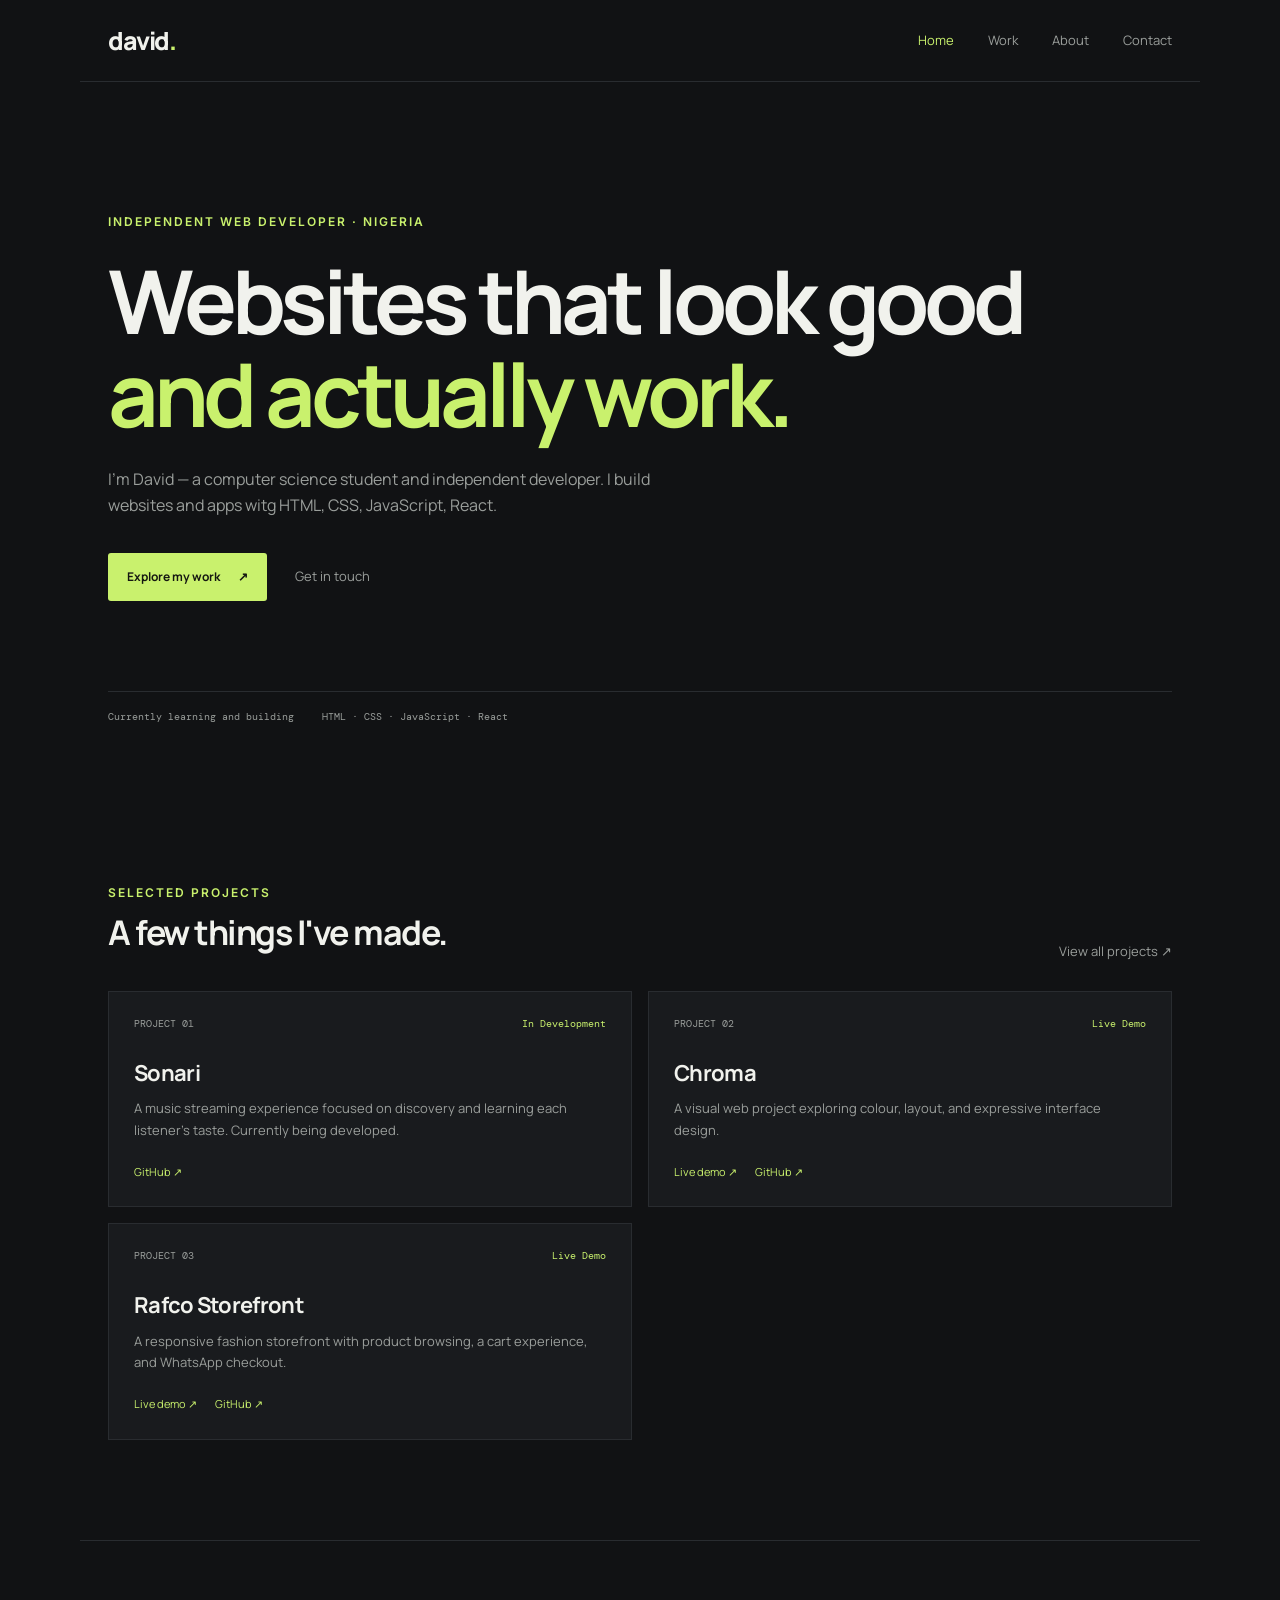
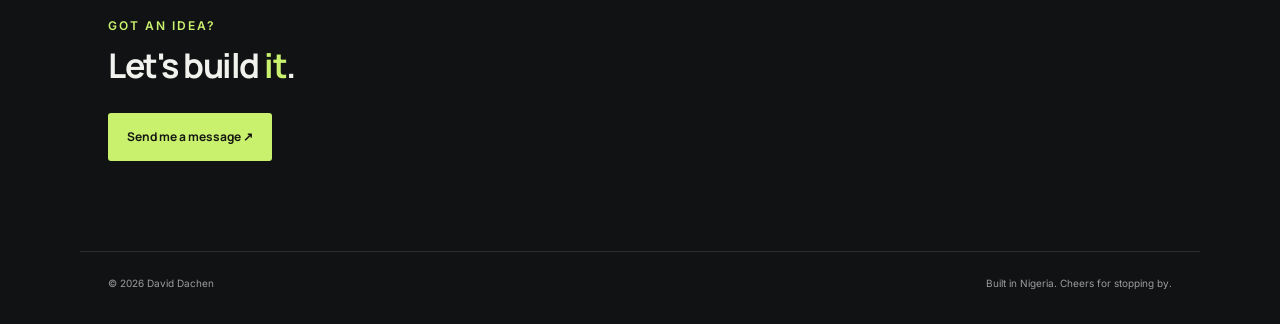
<file: index.html>
<!DOCTYPE html>
<html lang="en">
<head>
  <meta charset="UTF-8">
  <meta name="viewport" content="width=device-width, initial-scale=1.0">
  <meta name="description" content="David Dachen — Independent Web Developer.">
  <title>David Dachen — Developer</title>
  <link rel="stylesheet" href="style.css">
  <script src="script.js" defer></script>
</head>
<body>

  <header class="site-header">
    <a class="brand" href="index.html">david<span>.</span></a>

    <button class="menu-toggle" aria-label="Toggle navigation">☰</button>

    <nav class="nav">
      <a class="active" href="index.html">Home</a>
      <a href="work.html">Work</a>
      <a href="about.html">About</a>
      <a href="contact.html">Contact</a>
    </nav>
  </header>

  <main>
    <section class="hero">
      <p class="eyebrow">INDEPENDENT WEB DEVELOPER · NIGERIA</p>

      <h1>
        Websites that look good<br>
        <span>and actually work.</span>
      </h1>

      <p class="hero-copy">
        I'm David — a computer science student and independent
        developer. I build websites and apps witg HTML, CSS, JavaScript, React.
      </p>

      <div class="actions">
        <a class="button primary" href="work.html">
          Explore my work <span>↗</span>
        </a>

        <a class="text-link" href="contact.html">Get in touch</a>
      </div>

      <div class="hero-meta">
        <span>Currently learning and building</span>
        <span>HTML · CSS · JavaScript · React</span>
      </div>
    </section>

    <section class="section">
      <div class="section-heading">
        <div>
          <p class="eyebrow">SELECTED PROJECTS</p>
          <h2>A few things I've made.</h2>
        </div>

        <a class="text-link" href="work.html">
          View all projects ↗
        </a>
      </div>

      <div id="featured-projects" class="project-grid"></div>
    </section>

    <section class="callout">
      <p class="eyebrow">GOT AN IDEA?</p>

      <h2>
        Let's build
        <span>it</span>.
      </h2>

      <a class="button primary" href="contact.html">
        Send me a message ↗
      </a>
    </section>
  </main>

  <footer>
    <span>© <span data-year></span> David Dachen</span>
    <span>Built in Nigeria. Cheers for stopping by.</span>
  </footer>

</body>
</html>
</file>
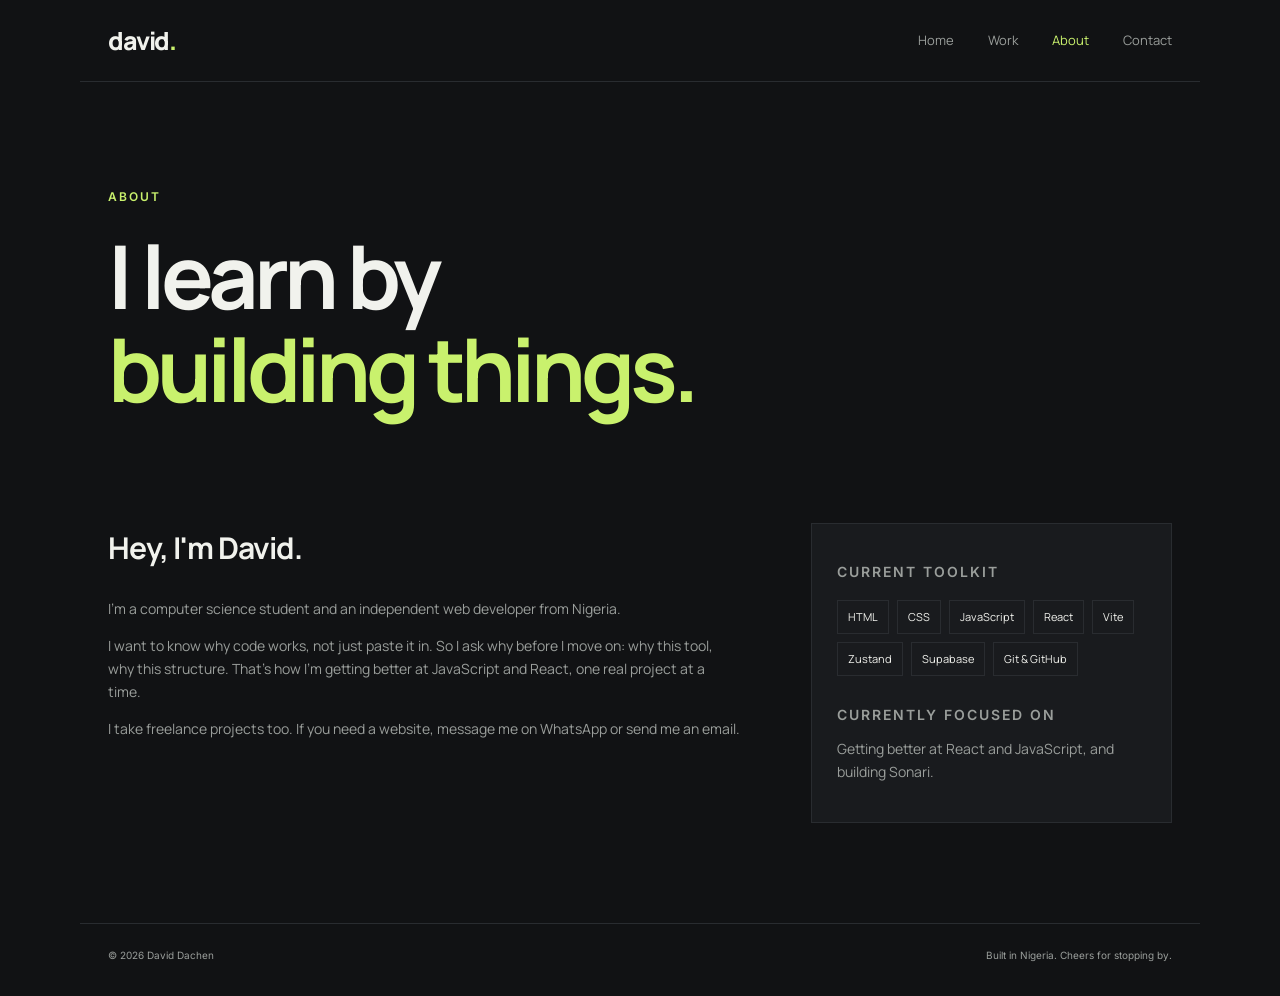
<file: about.html>
<!DOCTYPE html>
<html lang="en">
<head>
  <meta charset="UTF-8">
  <meta name="viewport" content="width=device-width, initial-scale=1.0">
  <meta name="description" content="About David Dachen.">
  <title>About — David Dachen</title>
  <link rel="stylesheet" href="style.css">
  <script src="script.js" defer></script>
</head>
<body>

  <header class="site-header">
    <a class="brand" href="index.html">david<span>.</span></a>

    <button class="menu-toggle" aria-label="Toggle navigation">☰</button>

    <nav class="nav">
      <a href="index.html">Home</a>
      <a href="work.html">Work</a>
      <a class="active" href="about.html">About</a>
      <a href="contact.html">Contact</a>
    </nav>
  </header>

  <main>

    <section class="page-intro">
      <p class="eyebrow">ABOUT</p>

      <h1>
        I learn by<br>
        <span>building things.</span>
      </h1>
    </section>

    <section class="about-layout section">

      <div>
        <h2>Hey, I'm David.</h2>

        <p>
          I'm a computer science student
          and an independent web developer from Nigeria.
        </p>

        <p>
          I want to know why code works, not just paste it in. So I ask why before I move on: why this tool, why this structure. That's how I'm getting better at JavaScript and React, one real project at a time.
        </p>

        <p>
          I take freelance projects too. If you need a website, message me on WhatsApp or send me an email.
        </p>
      </div>

      <aside class="info-panel">

        <p class="eyebrow">CURRENT TOOLKIT</p>

        <div class="skill-list">
          <span>HTML</span>
          <span>CSS</span>
          <span>JavaScript</span>
          <span>React</span>
          <span>Vite</span>
          <span>Zustand</span>
          <span>Supabase</span>
          <span>Git & GitHub</span>
        </div>

        <p class="eyebrow status-label">CURRENTLY FOCUSED ON</p>

        <p>
          Getting better at React and JavaScript, and building Sonari.
        </p>

      </aside>

    </section>

  </main>

  <footer>
    <span>© <span data-year></span> David Dachen</span>
    <span>Built in Nigeria. Cheers for stopping by.</span>
  </footer>

</body>
</html>
</file>
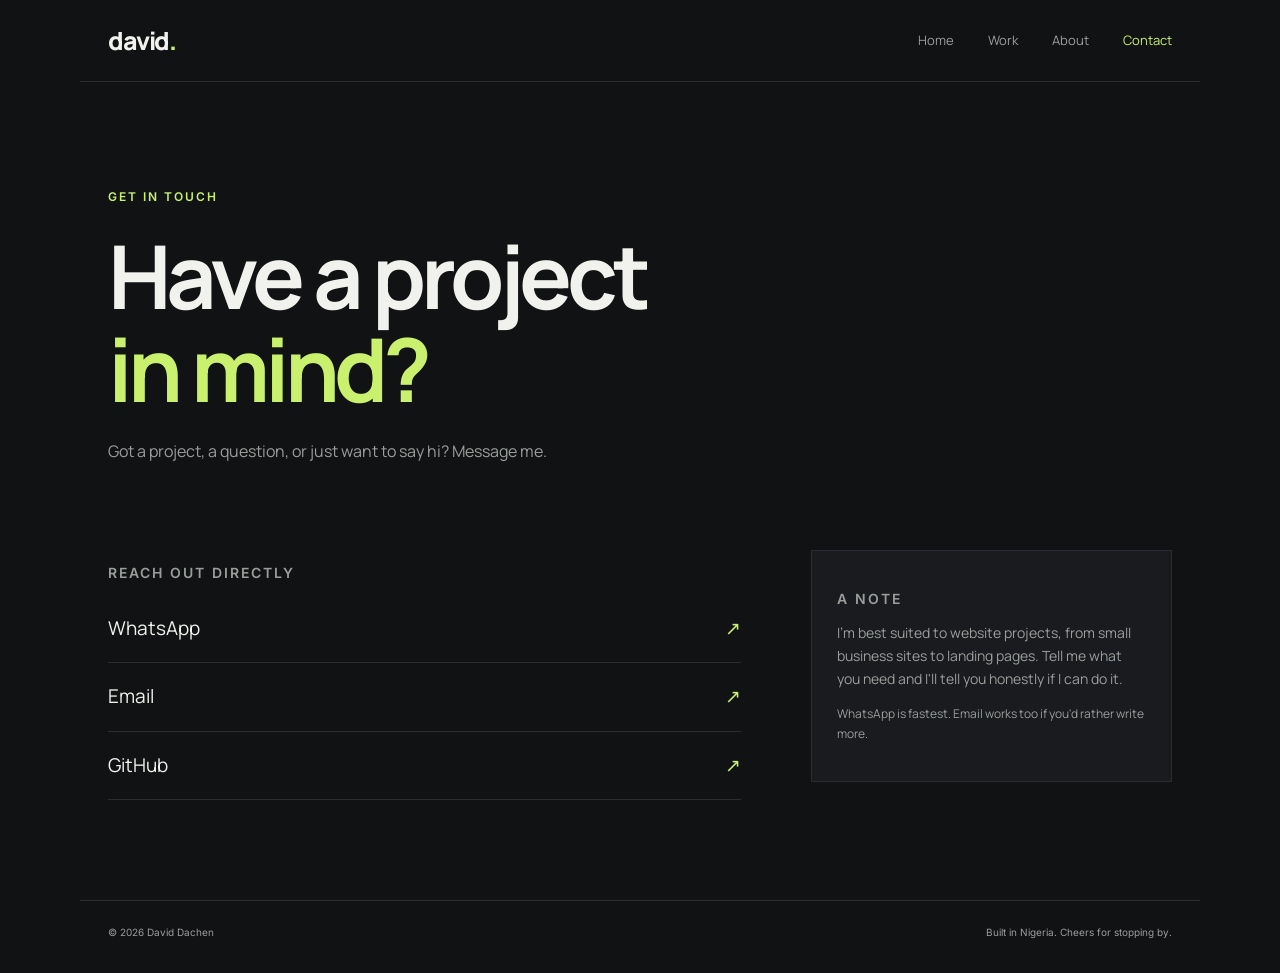
<file: contact.html>
<!DOCTYPE html>
<html lang="en">
<head>
  <meta charset="UTF-8">
  <meta name="viewport" content="width=device-width, initial-scale=1.0">
  <meta name="description" content="Contact David Dachen.">
  <title>Contact — David Dachen</title>
  <link rel="stylesheet" href="style.css">
  <script src="script.js" defer></script>
</head>
<body>

  <header class="site-header">
    <a class="brand" href="index.html">david<span>.</span></a>

    <button class="menu-toggle" aria-label="Toggle navigation">☰</button>

    <nav class="nav">
      <a href="index.html">Home</a>
      <a href="work.html">Work</a>
      <a href="about.html">About</a>
      <a class="active" href="contact.html">Contact</a>
    </nav>
  </header>

  <main>

    <section class="page-intro">
      <p class="eyebrow">GET IN TOUCH</p>

      <h1>
        Have a project<br>
        <span>in mind?</span>
      </h1>

      <p>
        Got a project, a question, or just want to say hi? Message me.
      </p>
    </section>

    <section class="contact-layout section">

      <div>
        <p class="eyebrow">REACH OUT DIRECTLY</p>

        <a class="contact-link"
           href="https://wa.me/2347071992878"
           target="_blank"
           rel="noreferrer">
          WhatsApp <span>↗</span>
        </a>

        <a class="contact-link"
   href="mailto:youremail@gmail.com">
  Email <span>↗</span>
        </a>

        <a class="contact-link"
           href="https://github.com/davidweb-devv"
           target="_blank"
           rel="noreferrer">
          GitHub <span>↗</span>
        </a>
      </div>

      <div class="info-panel">
        <p class="eyebrow">A NOTE</p>

        <p>
          I'm best suited to website projects, from small business sites to landing pages. Tell me what you need and I'll tell you honestly if I can do it.
        </p>

        <p class="muted">
  WhatsApp is fastest. Email works too if you'd rather write more.
        </p>
      </div>

    </section>

  </main>

  <footer>
    <span>© <span data-year></span> David Dachen</span>
    <span>Built in Nigeria. Cheers for stopping by.</span>
  </footer>

</body>
</html>
</file>
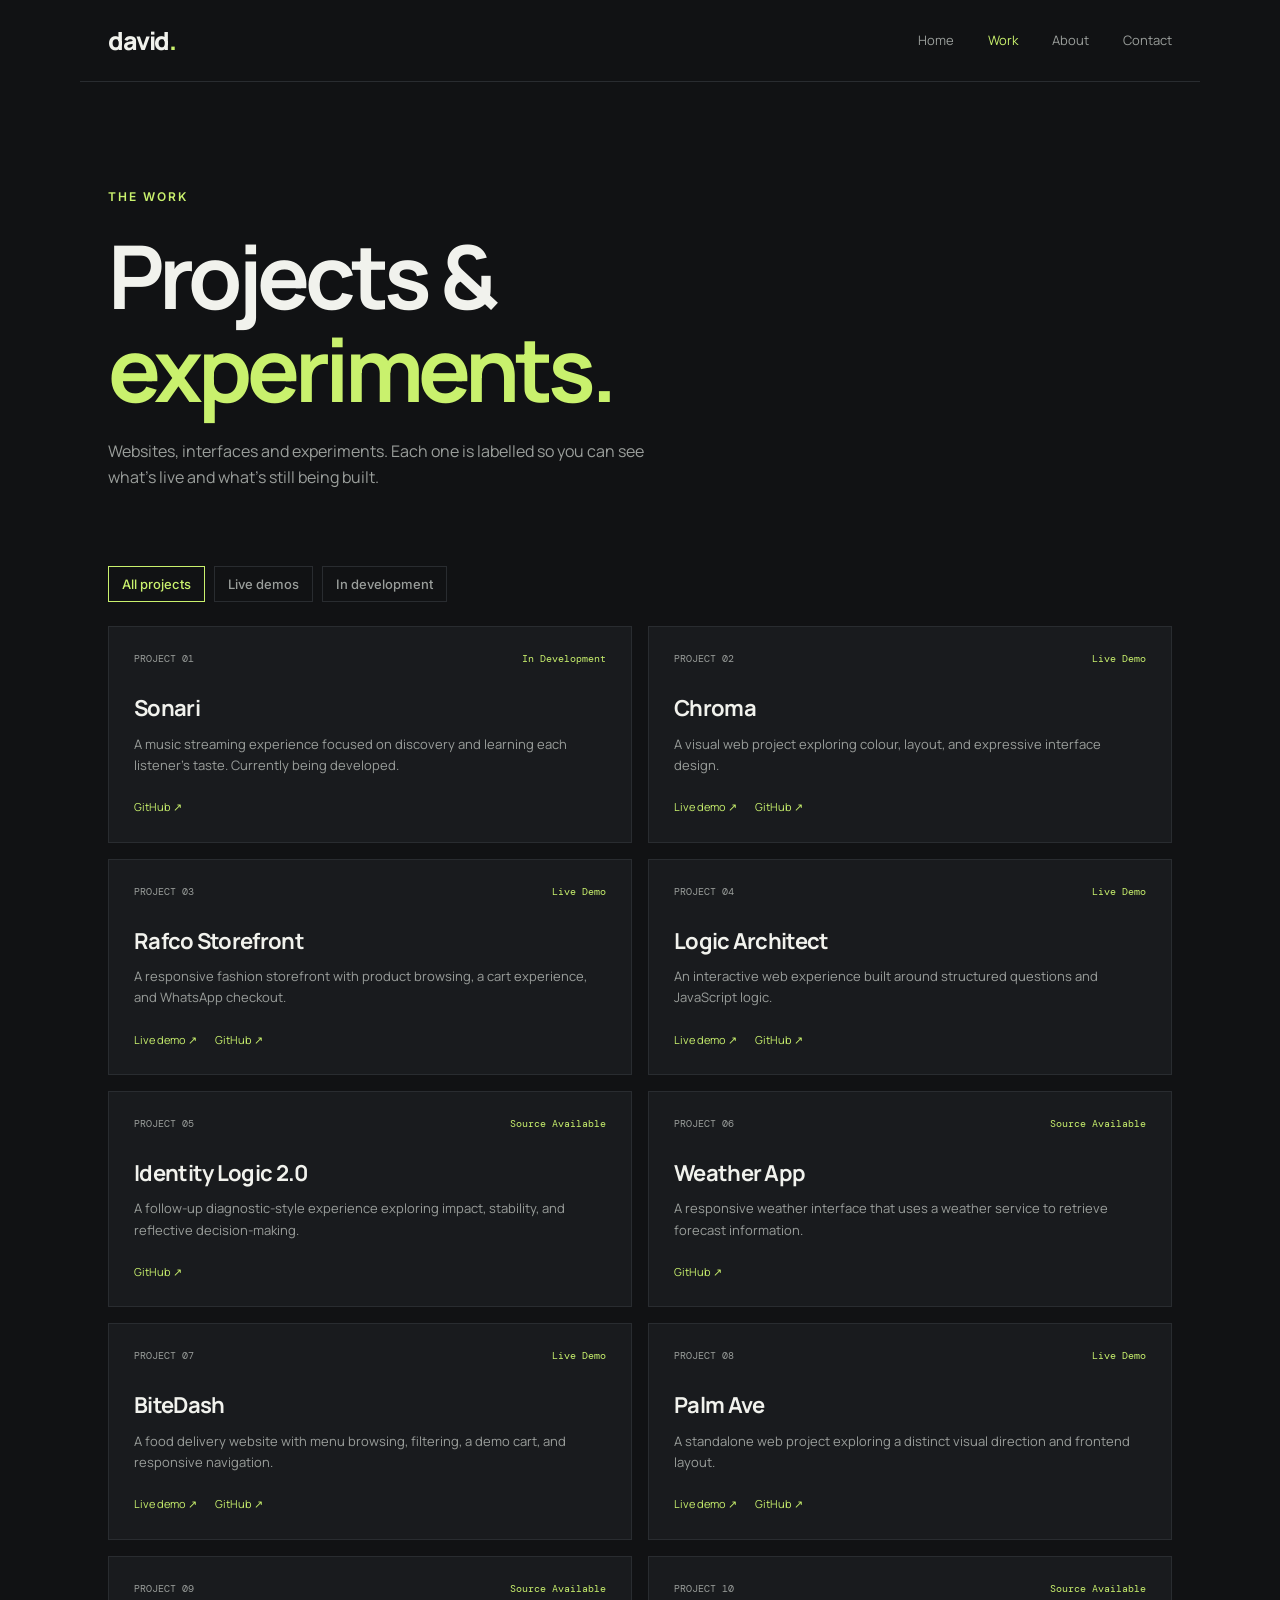
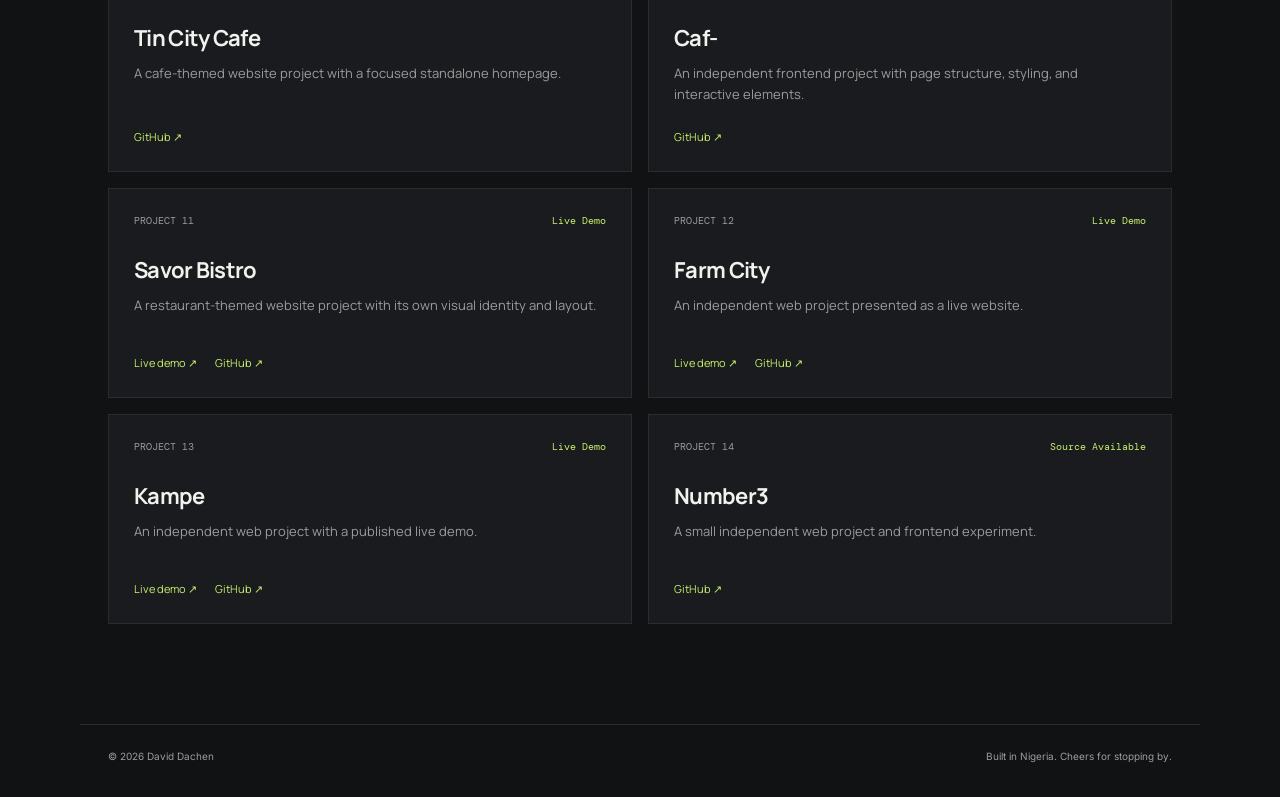
<file: work.html>
<!DOCTYPE html>
<html lang="en">
<head>
  <meta charset="UTF-8">
  <meta name="viewport" content="width=device-width, initial-scale=1.0">
  <meta name="description" content="Projects by David Dachen.">
  <title>Work — David Dachen</title>
  <link rel="stylesheet" href="style.css">
  <script src="script.js" defer></script>
</head>
<body>

  <header class="site-header">
    <a class="brand" href="index.html">david<span>.</span></a>

    <button class="menu-toggle" aria-label="Toggle navigation">☰</button>

    <nav class="nav">
      <a href="index.html">Home</a>
      <a class="active" href="work.html">Work</a>
      <a href="about.html">About</a>
      <a href="contact.html">Contact</a>
    </nav>
  </header>

  <main>
    <section class="page-intro">
      <p class="eyebrow">THE WORK</p>

      <h1>
        Projects &<br>
        <span>experiments.</span>
      </h1>

      <p>
        Websites, interfaces and experiments. Each one is labelled so you can see what's live and what's still being built.
      </p>
    </section>

    <section class="section work-section">

      <div class="filters" id="filters">
        <button class="filter active" data-filter="all">All projects</button>
        <button class="filter" data-filter="live">Live demos</button>
        <button class="filter" data-filter="development">In development</button>
      </div>

      <div id="all-projects" class="project-grid"></div>

    </section>
  </main>

  <footer>
    <span>© <span data-year></span> David Dachen</span>
    <span>Built in Nigeria. Cheers for stopping by.</span>
  </footer>

</body>
</html>
</file>
<file: style.css>
@import url('https://fonts.googleapis.com/css2?family=DM+Mono:wght@400;500&family=Inter:wght@400;500;600&family=Manrope:wght@400;500;600;700;800&display=swap');

:root {
  --bg: #111214;
  --panel: #191b1e;
  --line: #292c30;
  --text: #f1f2ed;
  --muted: #9a9e9b;
  --accent: #c9f16d;
  --max: 1120px;
}

* {
  box-sizing: border-box;
}

html {
  scroll-behavior: smooth;
}

body {
  margin: 0;
  background: var(--bg);
  color: var(--text);
  font-family: Manrope, Arial, sans-serif;
  line-height: 1.65;
}

a {
  color: inherit;
  text-decoration: none;
}

/* NAVIGATION */

.site-header {
  height: 82px;
  max-width: var(--max);
  margin: auto;
  padding: 0 28px;
  display: flex;
  align-items: center;
  justify-content: space-between;
  border-bottom: 1px solid var(--line);
}

.brand {
  font-size: 25px;
  font-weight: 800;
  letter-spacing: -1.5px;
}

.brand span {
  color: var(--accent);
}

.nav {
  display: flex;
  gap: 34px;
}

.nav a,
.text-link {
  font-size: 13px;
  color: var(--muted);
  transition: .2s;
}

.nav a:hover,
.nav a.active,
.text-link:hover {
  color: var(--accent);
}

.menu-toggle {
  display: none;
  background: none;
  border: 0;
  color: var(--text);
  font-size: 23px;
}

/* GENERAL LAYOUT */

.hero,
.page-intro,
.section,
.callout {
  max-width: var(--max);
  margin: auto;
  padding-left: 28px;
  padding-right: 28px;
}

.eyebrow {
  font: 600 12px 'Inter', sans-serif;
  letter-spacing: 2px;
  color: var(--accent);
}

/* HOMEPAGE */

.hero {
  padding-top: 120px;
  padding-bottom: 100px;
  min-height: 590px;
}

h1 {
  font-size: clamp(48px, 8vw, 88px);
  line-height: 1.06;
  letter-spacing: -5px;
  margin: 25px 0;
}

h1 span,
h2 span {
  color: var(--accent);
}

.hero-copy,
.page-intro > p:last-child {
  max-width: 550px;
  color: var(--muted);
  font-size: 16px;
}

.actions {
  display: flex;
  align-items: center;
  gap: 28px;
  margin-top: 35px;
}

.button {
  display: inline-flex;
  gap: 18px;
  align-items: center;
  padding: 14px 19px;
  font-size: 12px;
  font-weight: 700;
  border-radius: 3px;
}

.primary {
  background: var(--accent);
  color: #151711;
}

.primary:hover {
  filter: brightness(.92);
}

.hero-meta {
  display: flex;
  gap: 28px;
  margin-top: 90px;
  padding-top: 18px;
  border-top: 1px solid var(--line);
  font: 10px 'DM Mono', monospace;
  color: var(--muted);
}

/* PROJECTS */

.section {
  padding-top: 50px;
  padding-bottom: 100px;
}

.section-heading {
  display: flex;
  justify-content: space-between;
  align-items: end;
  margin-bottom: 28px;
}

.section-heading h2,
.callout h2 {
  font-size: 34px;
  letter-spacing: -1.5px;
  line-height: 1.2;
  margin: 10px 0;
}

.project-grid {
  display: grid;
  grid-template-columns: repeat(2, minmax(0, 1fr));
  gap: 16px;
}

.project-card {
  background: var(--panel);
  border: 1px solid var(--line);
  padding: 25px;
  min-height: 210px;
  display: flex;
  flex-direction: column;
  transition: border-color .2s, transform .2s;
}

.project-card:hover {
  border-color: #69734b;
  transform: translateY(-3px);
}

.project-top {
  display: flex;
  justify-content: space-between;
  gap: 12px;
  align-items: center;
}

.project-number,
.project-status {
  font: 10px 'DM Mono', monospace;
  color: var(--muted);
}

.project-status {
  color: var(--accent);
}

.project-card h3 {
  font-size: 22px;
  letter-spacing: -.7px;
  margin: 25px 0 7px;
}

.project-card p {
  font-size: 13px;
  color: var(--muted);
  margin: 0 0 22px;
  max-width: 520px;
}

.project-links {
  display: flex;
  gap: 18px;
  margin-top: auto;
  font-size: 11px;
  color: var(--accent);
}

/* WORK PAGE */

.page-intro {
  padding-top: 95px;
  padding-bottom: 35px;
}

.page-intro h1 {
  margin-bottom: 22px;
}

.work-section {
  padding-top: 25px;
}

.filters {
  display: flex;
  gap: 9px;
  margin-bottom: 24px;
  flex-wrap: wrap;
}

.filter {
  background: transparent;
  border: 1px solid var(--line);
  color: var(--muted);
  padding: 9px 13px;
  font: 500 13px 'Inter', sans-serif;
  cursor: pointer;
}

.filter.active,
.filter:hover {
  border-color: var(--accent);
  color: var(--accent);
}

/* ABOUT PAGE */

.about-layout,
.contact-layout {
  display: grid;
  grid-template-columns: 1.4fr .8fr;
  gap: 70px;
}

.about-layout h2 {
  font-size: 30px;
  letter-spacing: -1px;
  margin-top: 0;
}

.about-layout p,
.contact-layout p {
  color: var(--muted);
  font-size: 14px;
}

.info-panel {
  background: var(--panel);
  border: 1px solid var(--line);
  padding: 25px;
  height: max-content;
}

.skill-list {
  display: flex;
  gap: 8px;
  flex-wrap: wrap;
  margin: 20px 0 30px;
}

.skill-list span {
  border: 1px solid var(--line);
  padding: 7px 10px;
  font-size: 11px;
  color: var(--text);
}

.status-label {
  margin-top: 25px;
}

/* CONTACT PAGE */

.contact-layout {
  padding-top: 35px;
}

.contact-link {
  display: flex;
  justify-content: space-between;
  border-bottom: 1px solid var(--line);
  padding: 18px 0;
  font-size: 19px;
}

.contact-link span {
  color: var(--accent);
}

.muted {
  font-size: 12px !important;
}

/* BOTTOM CTA AND FOOTER */

.callout {
  border-top: 1px solid var(--line);
  padding-top: 65px;
  padding-bottom: 90px;
}

.callout .button {
  margin-top: 18px;
}

footer {
  max-width: var(--max);
  margin: auto;
  padding: 25px 28px 35px;
  border-top: 1px solid var(--line);
  display: flex;
  justify-content: space-between;
  color: var(--muted);
  font: 10px 'Inter', monospace;
}

/* MOBILE RESPONSIVENESS */

@media (max-width: 650px) {
  .site-header {
    height: 70px;
    padding: 0 20px;
  }

  .menu-toggle {
    display: block;
  }

  .nav {
    display: none;
    position: absolute;
    z-index: 5;
    top: 70px;
    left: 0;
    right: 0;
    background: var(--panel);
    padding: 20px;
    flex-direction: column;
    gap: 18px;
    border-bottom: 1px solid var(--line);
  }

  .nav.open {
    display: flex;
  }

  .hero,
  .page-intro,
  .section,
  .callout {
    padding-left: 20px;
    padding-right: 20px;
  }

  .hero {
    padding-top: 85px;
    min-height: 560px;
  }

  h1 {
    font-size: 54px;
    letter-spacing: -3px;
  }

  .hero-meta {
    flex-direction: column;
    gap: 7px;
    margin-top: 65px;
  }

  .section-heading {
    align-items: start;
    gap: 15px;
    flex-direction: column;
  }

  .project-grid {
    grid-template-columns: 1fr;
  }

  .page-intro {
    padding-top: 70px;
  }

  .about-layout,
  .contact-layout {
    grid-template-columns: 1fr;
    gap: 30px;
  }

  .about-layout,
  .contact-layout {
    padding-top: 25px;
    padding-bottom: 65px;
  }

  footer {
    padding-left: 20px;
    padding-right: 20px;
    gap: 12px;
    flex-direction: column;
  }
}
</file>
